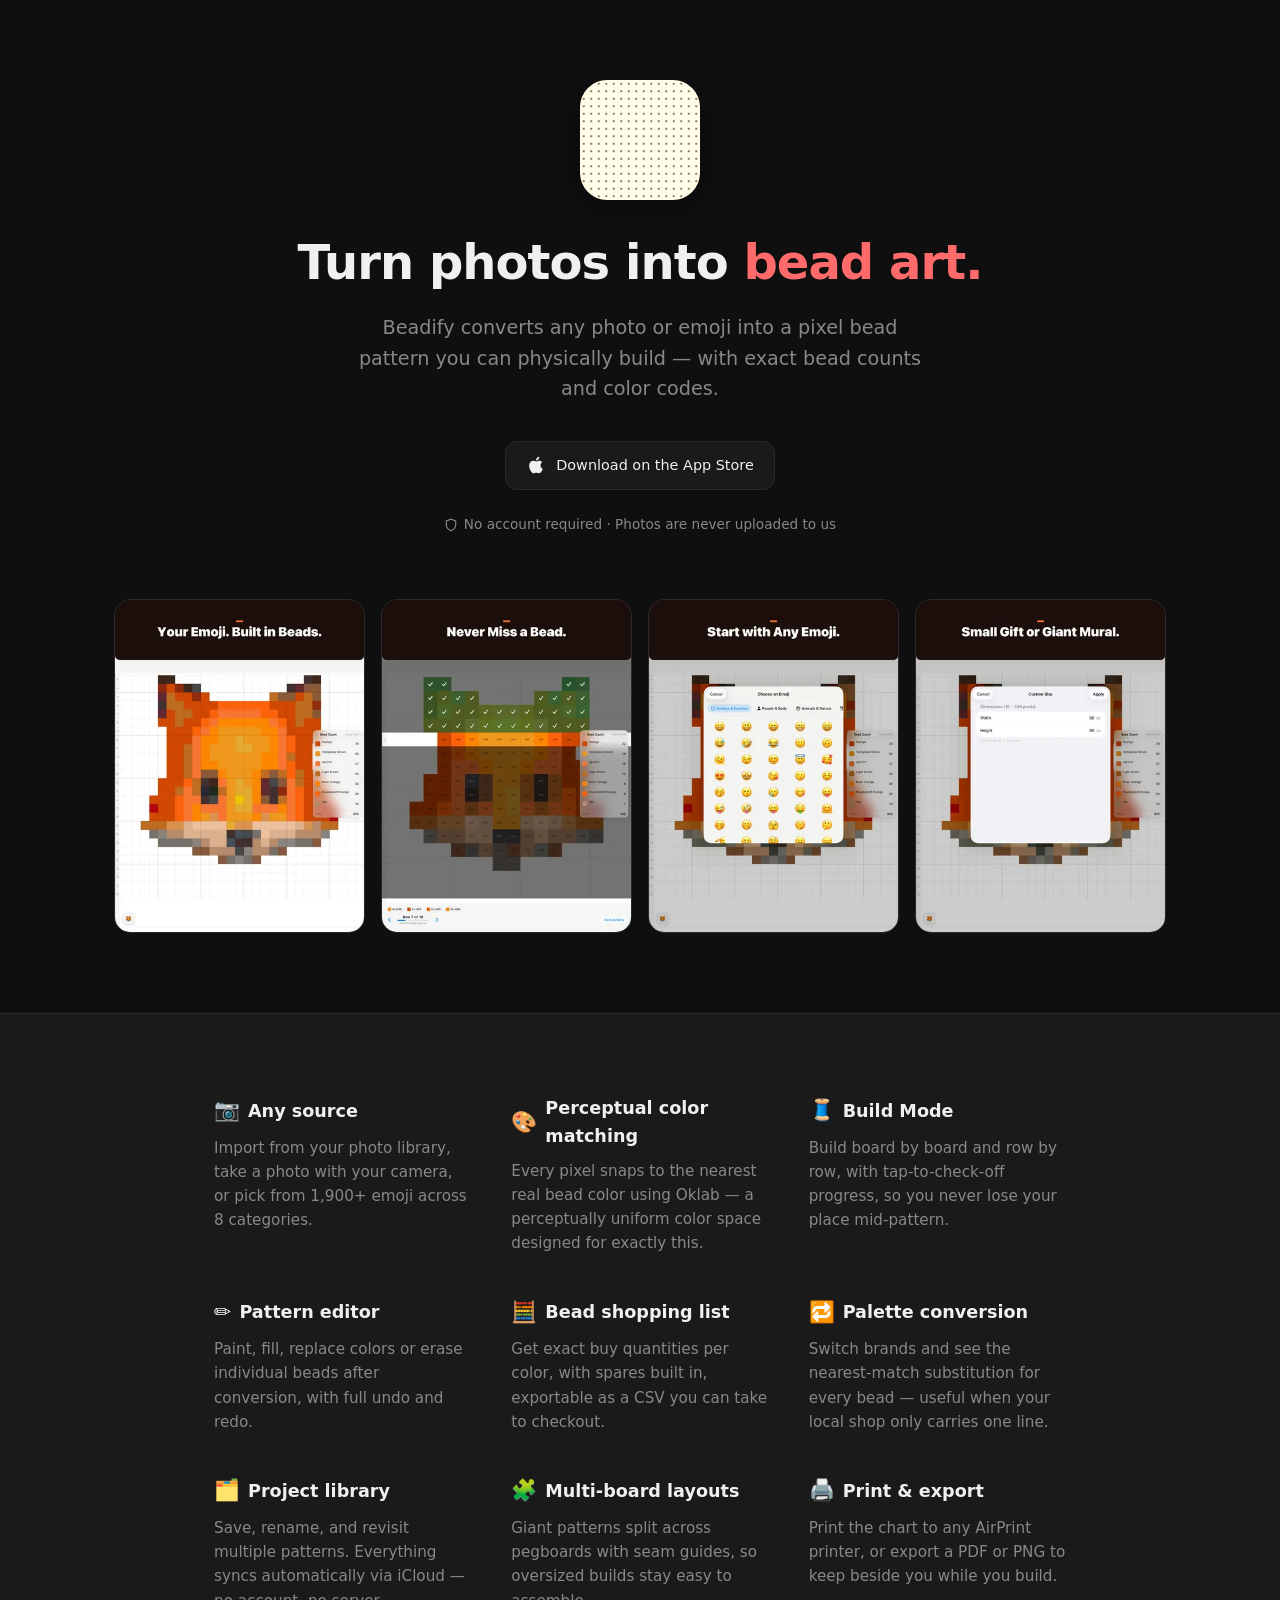
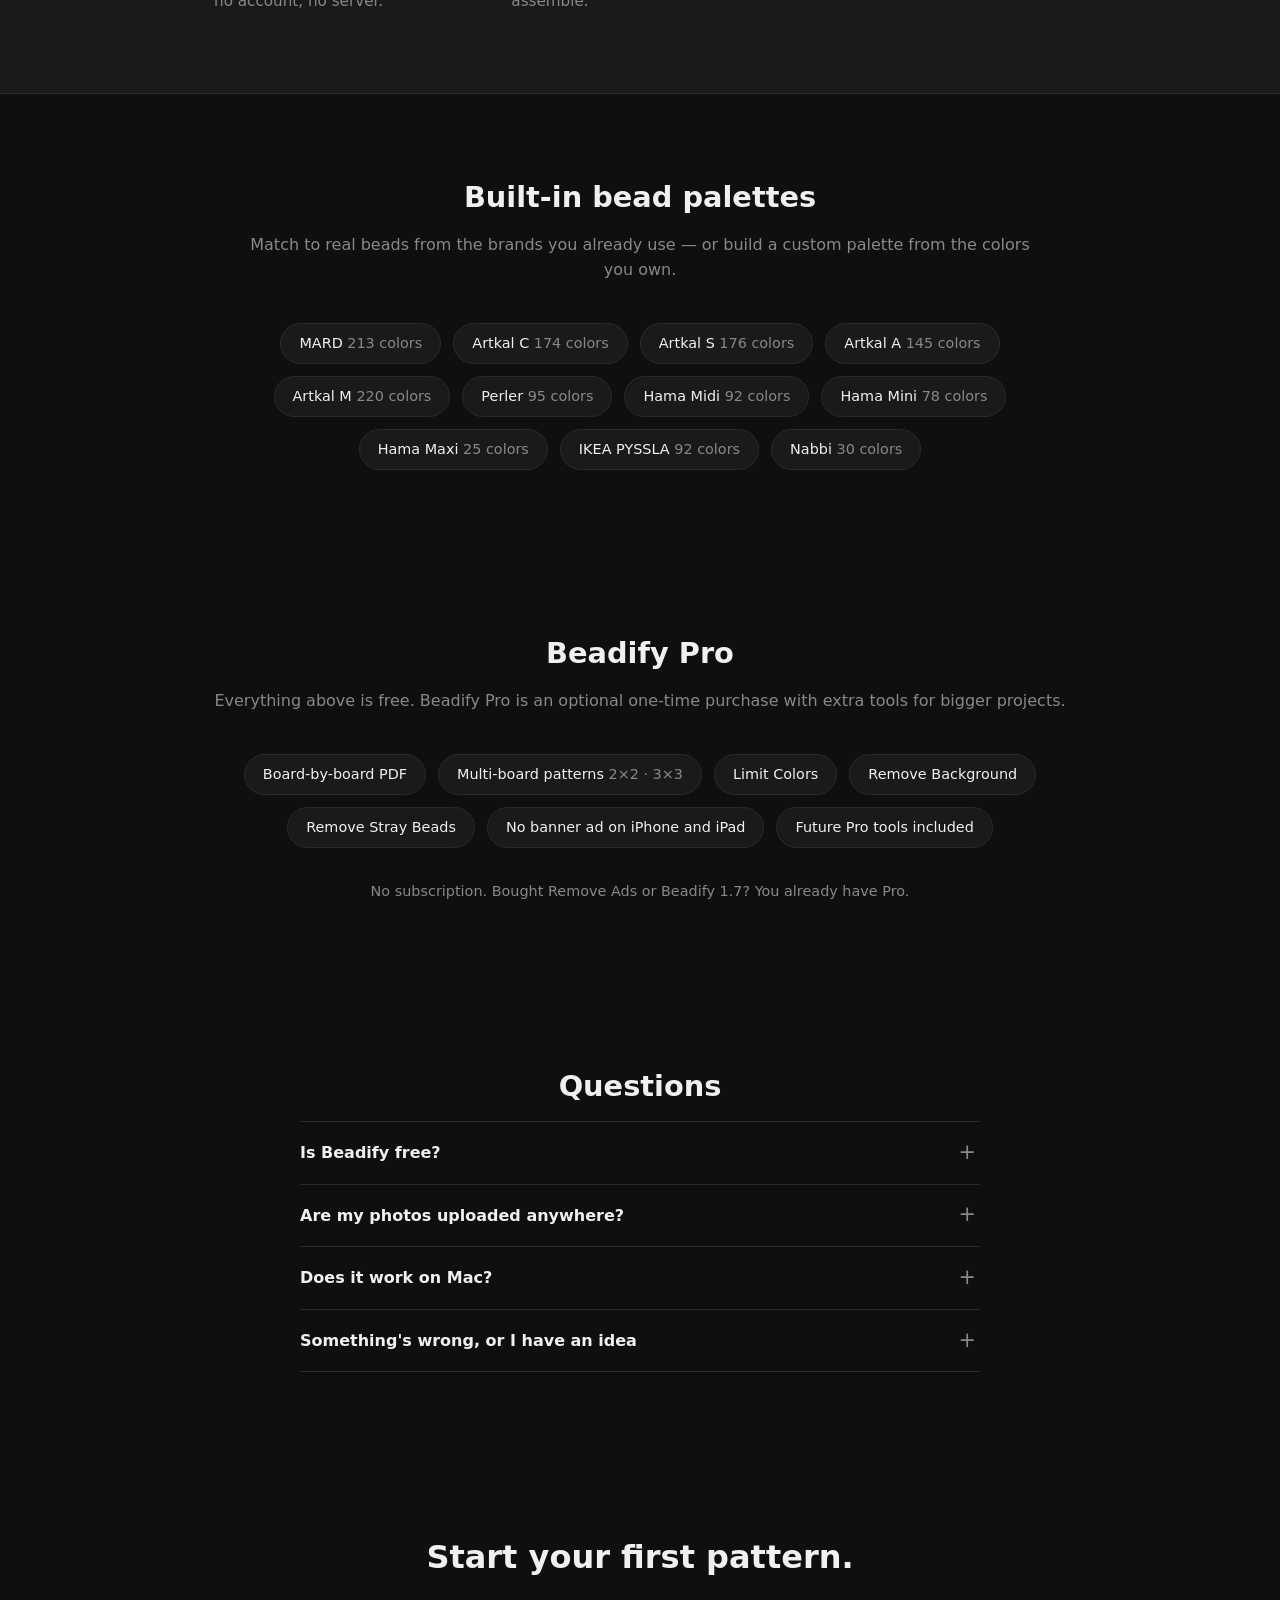
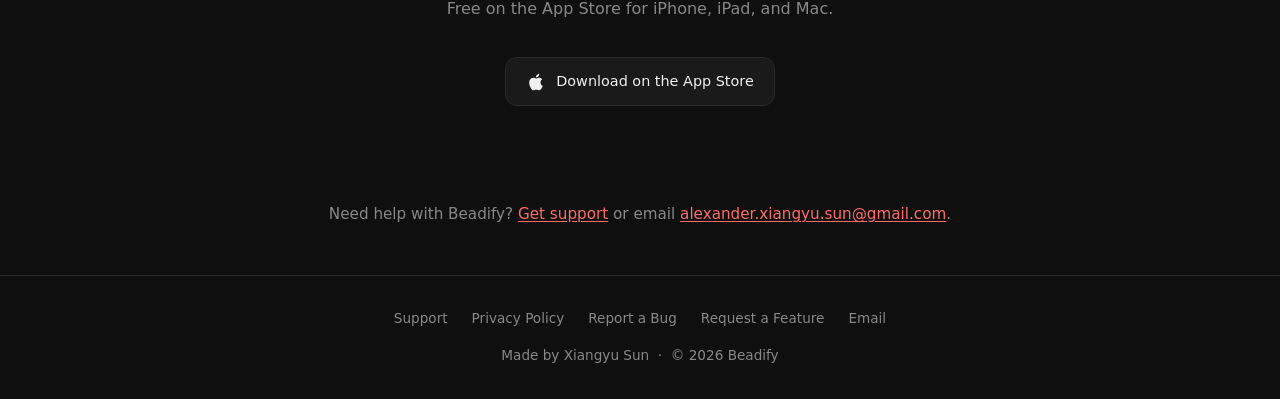
<file: index.html>
<!DOCTYPE html>
<!-- Generated by xiangyu-sun/appsites from apps/beadify/. Edit there, not here. -->
<html lang="en">
<head>
  <meta charset="UTF-8">
  <meta name="viewport" content="width=device-width, initial-scale=1.0">
  <title>Beadify – Pixel Bead Art Maker</title>
  <meta name="description" content="Turn any photo or emoji into a physical bead pattern. Supports Artkal, Perler, Hama, MARD, and more bead palettes, with a shopping list and cross-brand palette conversion built in. Available on iOS and macOS.">
  <link rel="canonical" href="https://xiangyu-sun.github.io/beadify-support/">
  <meta property="og:type" content="website">
  <meta property="og:locale" content="en_US">
  <meta property="og:site_name" content="Beadify">
  <meta property="og:title" content="Beadify – Pixel Bead Art Maker">
  <meta property="og:description" content="Turn any photo or emoji into a physical bead pattern. Supports Artkal, Perler, Hama, MARD, and more bead palettes, with a shopping list and cross-brand palette conversion built in. Available on iOS and macOS.">
  <meta property="og:url" content="https://xiangyu-sun.github.io/beadify-support/">
  <meta property="og:image" content="https://xiangyu-sun.github.io/beadify-support/assets/social-card.jpg">
  <meta property="og:image:width" content="1200">
  <meta property="og:image:height" content="630">
  <meta property="og:image:alt" content="Beadify – Pixel Bead Art Maker">
  <meta name="twitter:card" content="summary_large_image">
  <link rel="icon" href="assets/icon.svg" type="image/svg+xml">
  <link rel="apple-touch-icon" href="assets/icon-512.png">
  <meta name="apple-itunes-app" content="app-id=6762097815">
  <meta name="theme-color" content="#0f0f0f">
  <link rel="stylesheet" href="style.css">
  <style>
:root {
      color-scheme: dark;
      --font: -apple-system, BlinkMacSystemFont, "Segoe UI", system-ui, sans-serif;
      --heading-weight: 700;
      --title-accent: var(--accent);
      --accent: #FF6B6B; --accent2: #4ECDC4; --bg: #0f0f0f; --surface: #1a1a1a; --border: #2a2a2a; --text: #f0f0f0; --muted: #888; --hover: #222; --radius: 16px; --icon-shadow: 0 8px 32px rgba(0,0,0,0.4); --shot-border: 1px solid #2a2a2a; --shot-shadow: none;
    }

  </style>

  <script type="application/ld+json">
{
  "@context": "https://schema.org",
  "@type": "SoftwareApplication",
  "name": "Beadify",
  "alternateName": "Beadify – Pixel Bead Art Maker",
  "applicationCategory": "DesignApplication",
  "operatingSystem": "iOS, iPadOS, macOS",
  "url": "https://xiangyu-sun.github.io/beadify-support/",
  "author": {
    "@type": "Person",
    "name": "Xiangyu Sun"
  },
  "description": "Turn any photo or emoji into a physical bead pattern. Supports Artkal, Perler, Hama, MARD, and more bead palettes, with a shopping list and cross-brand palette conversion built in. Available on iOS and macOS.",
  "downloadUrl": "https://apps.apple.com/app/id6762097815",
  "installUrl": "https://apps.apple.com/app/id6762097815",
  "image": "https://xiangyu-sun.github.io/beadify-support/assets/icon-512.png",
  "screenshot": [
    "https://xiangyu-sun.github.io/beadify-support/assets/screenshots/iPad-01_HeroGrid-800.webp",
    "https://xiangyu-sun.github.io/beadify-support/assets/screenshots/iPad-02_BuildMode-800.webp",
    "https://xiangyu-sun.github.io/beadify-support/assets/screenshots/iPad-03_EmojiPicker-800.webp",
    "https://xiangyu-sun.github.io/beadify-support/assets/screenshots/iPad-04_CustomSize-800.webp"
  ],
  "offers": {
    "@type": "Offer",
    "price": "0",
    "priceCurrency": "USD"
  }
}
  </script>
</head>
<body>
  <a class="skip-link" href="#main">Skip to content</a>

<main id="main">

  <!-- Hero -->
  <section class="hero">
    <img src="assets/icon.svg" alt="" class="app-icon" width="120" height="120">
    <h1>Turn photos into <span class="title-accent">bead art.</span></h1>
    <p>Beadify converts any photo or emoji into a pixel bead pattern you can physically build — with exact bead counts and color codes.</p>

    <div class="badges">
      <a class="badge-btn" href="https://apps.apple.com/app/id6762097815" target="_blank" rel="noopener">
        <svg width="20" height="20" viewBox="0 0 24 24" fill="currentColor" aria-hidden="true"><path d="M18.71 19.5c-.83 1.24-1.71 2.45-3.05 2.47-1.34.03-1.77-.79-3.29-.79-1.53 0-2 .77-3.27.82-1.31.05-2.3-1.32-3.14-2.53C4.25 17 2.94 12.45 4.7 9.39c.87-1.52 2.43-2.48 4.12-2.51 1.28-.02 2.5.87 3.29.87.78 0 2.26-1.07 3.8-.91.65.03 2.47.26 3.64 1.98-.09.06-2.17 1.28-2.15 3.81.03 3.02 2.65 4.03 2.68 4.04-.03.07-.42 1.44-1.38 2.83M13 3.5c.73-.83 1.94-1.46 2.94-1.5.13 1.17-.34 2.35-1.04 3.19-.69.85-1.83 1.51-2.95 1.42-.15-1.15.41-2.35 1.05-3.11z"/></svg>
        Download on the App Store
      </a>

    </div>
    <p class="trust">
      <svg width="14" height="14" viewBox="0 0 24 24" fill="none" stroke="currentColor" stroke-width="2" aria-hidden="true"><path d="M12 22s8-4 8-10V5l-8-3-8 3v7c0 6 8 10 8 10z"/></svg>
      No account required · Photos are never uploaded to us
    </p>
  </section>

  <!-- Screenshots: a grid on wide screens, a swipeable row on phones -->
  <section class="screenshots" aria-label="Screenshots">
    <div class="screenshots-grid" tabindex="0">
      <img src="assets/screenshots/iPad-01_HeroGrid-800.webp" srcset="assets/screenshots/iPad-01_HeroGrid-400.webp 400w, assets/screenshots/iPad-01_HeroGrid-800.webp 800w, assets/screenshots/iPad-01_HeroGrid-1200.webp 1200w" sizes="(min-width: 1100px) 260px, (min-width: 700px) 30vw, 75vw" width="2064" height="2752" alt="Bead pattern grid view" decoding="async">
      <img src="assets/screenshots/iPad-02_BuildMode-800.webp" srcset="assets/screenshots/iPad-02_BuildMode-400.webp 400w, assets/screenshots/iPad-02_BuildMode-800.webp 800w, assets/screenshots/iPad-02_BuildMode-1200.webp 1200w" sizes="(min-width: 1100px) 260px, (min-width: 700px) 30vw, 75vw" width="2064" height="2752" alt="Build mode with bead codes" loading="lazy" decoding="async">
      <img src="assets/screenshots/iPad-03_EmojiPicker-800.webp" srcset="assets/screenshots/iPad-03_EmojiPicker-400.webp 400w, assets/screenshots/iPad-03_EmojiPicker-800.webp 800w, assets/screenshots/iPad-03_EmojiPicker-1200.webp 1200w" sizes="(min-width: 1100px) 260px, (min-width: 700px) 30vw, 75vw" width="2064" height="2752" alt="Emoji picker" loading="lazy" decoding="async">
      <img src="assets/screenshots/iPad-04_CustomSize-800.webp" srcset="assets/screenshots/iPad-04_CustomSize-400.webp 400w, assets/screenshots/iPad-04_CustomSize-800.webp 800w, assets/screenshots/iPad-04_CustomSize-1200.webp 1200w" sizes="(min-width: 1100px) 260px, (min-width: 700px) 30vw, 75vw" width="2064" height="2752" alt="Custom grid size" loading="lazy" decoding="async">
    </div>
  </section>

  <section class="band">
    <div class="grid cols-3">
      <h2 class="visually-hidden">Features</h2>
      <div class="feature">
        <h3><span class="icon" aria-hidden="true">📷</span> Any source</h3>
        <p>Import from your photo library, take a photo with your camera, or pick from 1,900+ emoji across 8 categories.</p>
      </div>
      <div class="feature">
        <h3><span class="icon" aria-hidden="true">🎨</span> Perceptual color matching</h3>
        <p>Every pixel snaps to the nearest real bead color using Oklab — a perceptually uniform color space designed for exactly this.</p>
      </div>
      <div class="feature">
        <h3><span class="icon" aria-hidden="true">🧵</span> Build Mode</h3>
        <p>Build board by board and row by row, with tap-to-check-off progress, so you never lose your place mid-pattern.</p>
      </div>
      <div class="feature">
        <h3><span class="icon" aria-hidden="true">✏️</span> Pattern editor</h3>
        <p>Paint, fill, replace colors or erase individual beads after conversion, with full undo and redo.</p>
      </div>
      <div class="feature">
        <h3><span class="icon" aria-hidden="true">🧮</span> Bead shopping list</h3>
        <p>Get exact buy quantities per color, with spares built in, exportable as a CSV you can take to checkout.</p>
      </div>
      <div class="feature">
        <h3><span class="icon" aria-hidden="true">🔁</span> Palette conversion</h3>
        <p>Switch brands and see the nearest-match substitution for every bead — useful when your local shop only carries one line.</p>
      </div>
      <div class="feature">
        <h3><span class="icon" aria-hidden="true">🗂️</span> Project library</h3>
        <p>Save, rename, and revisit multiple patterns. Everything syncs automatically via iCloud — no account, no server.</p>
      </div>
      <div class="feature">
        <h3><span class="icon" aria-hidden="true">🧩</span> Multi-board layouts</h3>
        <p>Giant patterns split across pegboards with seam guides, so oversized builds stay easy to assemble.</p>
      </div>
      <div class="feature">
        <h3><span class="icon" aria-hidden="true">🖨️</span> Print &amp; export</h3>
        <p>Print the chart to any AirPrint printer, or export a PDF or PNG to keep beside you while you build.</p>
      </div>
    </div>
  </section>

  <section class="section">
    <h2>Built-in bead palettes</h2>
    <p>Match to real beads from the brands you already use — or build a custom palette from the colors you own.</p>
    <ul class="chip-list">
      <li class="chip">MARD <span>213 colors</span></li>
      <li class="chip">Artkal C <span>174 colors</span></li>
      <li class="chip">Artkal S <span>176 colors</span></li>
      <li class="chip">Artkal A <span>145 colors</span></li>
      <li class="chip">Artkal M <span>220 colors</span></li>
      <li class="chip">Perler <span>95 colors</span></li>
      <li class="chip">Hama Midi <span>92 colors</span></li>
      <li class="chip">Hama Mini <span>78 colors</span></li>
      <li class="chip">Hama Maxi <span>25 colors</span></li>
      <li class="chip">IKEA PYSSLA <span>92 colors</span></li>
      <li class="chip">Nabbi <span>30 colors</span></li>
    </ul>
  </section>

  <section class="section">
    <h2>Beadify Pro</h2>
    <p>Everything above is free. Beadify Pro is an optional one-time purchase with extra tools for bigger projects.</p>
    <ul class="chip-list">
      <li class="chip">Board-by-board PDF</li>
      <li class="chip">Multi-board patterns <span>2×2 · 3×3</span></li>
      <li class="chip">Limit Colors</li>
      <li class="chip">Remove Background</li>
      <li class="chip">Remove Stray Beads</li>
      <li class="chip">No banner ad on iPhone and iPad</li>
      <li class="chip">Future Pro tools included</li>
    </ul>
    <p class="after">No subscription. Bought Remove Ads or Beadify 1.7? You already have Pro.</p>
  </section>

  <section class="section faq">
    <h2>Questions</h2>
    <div class="faq-list">
      <details>
        <summary>Is Beadify free?</summary>
        <div><p>Yes. Every feature on this page is free, apart from the ones listed under Beadify Pro. Pro is a one-time purchase, not a subscription, and turns off the banner ad on iPhone and iPad.</p></div>
      </details>
      <details>
        <summary>Are my photos uploaded anywhere?</summary>
        <div><p>Not to us or anyone else. Photos are turned into patterns on your device. Each pattern keeps a copy of the photo it was made from, and patterns sync through your own private iCloud account if you're signed in. There's no Beadify account. See the <a href="privacy.html">privacy policy</a>.</p></div>
      </details>
      <details>
        <summary>Does it work on Mac?</summary>
        <div><p>Yes. Beadify runs on iPhone, iPad and Mac, and your patterns follow you through iCloud.</p></div>
      </details>
      <details>
        <summary>Something&#39;s wrong, or I have an idea</summary>
        <div><p><a href="support.html">Beadify Support</a> answers common questions and has every way to reach me.</p></div>
      </details>
    </div>
  </section>

  <!-- CTA -->
  <section class="cta">
    <h2>Start your first pattern.</h2>
    <p>Free on the App Store for iPhone, iPad, and Mac.</p>
    <div class="badges">
      <a class="badge-btn" href="https://apps.apple.com/app/id6762097815" target="_blank" rel="noopener">
        <svg width="20" height="20" viewBox="0 0 24 24" fill="currentColor" aria-hidden="true"><path d="M18.71 19.5c-.83 1.24-1.71 2.45-3.05 2.47-1.34.03-1.77-.79-3.29-.79-1.53 0-2 .77-3.27.82-1.31.05-2.3-1.32-3.14-2.53C4.25 17 2.94 12.45 4.7 9.39c.87-1.52 2.43-2.48 4.12-2.51 1.28-.02 2.5.87 3.29.87.78 0 2.26-1.07 3.8-.91.65.03 2.47.26 3.64 1.98-.09.06-2.17 1.28-2.15 3.81.03 3.02 2.65 4.03 2.68 4.04-.03.07-.42 1.44-1.38 2.83M13 3.5c.73-.83 1.94-1.46 2.94-1.5.13 1.17-.34 2.35-1.04 3.19-.69.85-1.83 1.51-2.95 1.42-.15-1.15.41-2.35 1.05-3.11z"/></svg>
        Download on the App Store
      </a>

    </div>
  </section>

  <!-- Help -->
  <section class="help-strip">
    <p>Need help with Beadify? <a href="https://xiangyu-sun.github.io/beadify-support/support.html">Get support</a> or email <a href="mailto:alexander.xiangyu.sun@gmail.com?subject=Beadify%20support&amp;body=Hi%2C%0A%0A%0A%E2%80%94%0ADevice%3A%20%0AOS%20version%3A%20%0ABeadify%20version%3A%20">alexander.xiangyu.sun@gmail.com</a>.</p>
  </section>

</main>

  <!-- Footer -->
  <footer>

    <nav class="footer-links" aria-label="Footer">
      <a href="https://xiangyu-sun.github.io/beadify-support/support.html">Support</a>
      <a href="privacy.html">Privacy Policy</a>
      <a href="https://github.com/xiangyu-sun/beadify-support/issues/new?template=bug_report.yml">Report a Bug</a>
      <a href="https://github.com/xiangyu-sun/beadify-support/issues/new?template=feature_request.yml">Request a Feature</a>
      <a href="mailto:alexander.xiangyu.sun@gmail.com?subject=Beadify%20support&amp;body=Hi%2C%0A%0A%0A%E2%80%94%0ADevice%3A%20%0AOS%20version%3A%20%0ABeadify%20version%3A%20">Email</a>

    </nav>
    <p>Made by Xiangyu Sun &nbsp;·&nbsp; © 2026 Beadify</p>
  </footer>

</body>
</html>
</file>
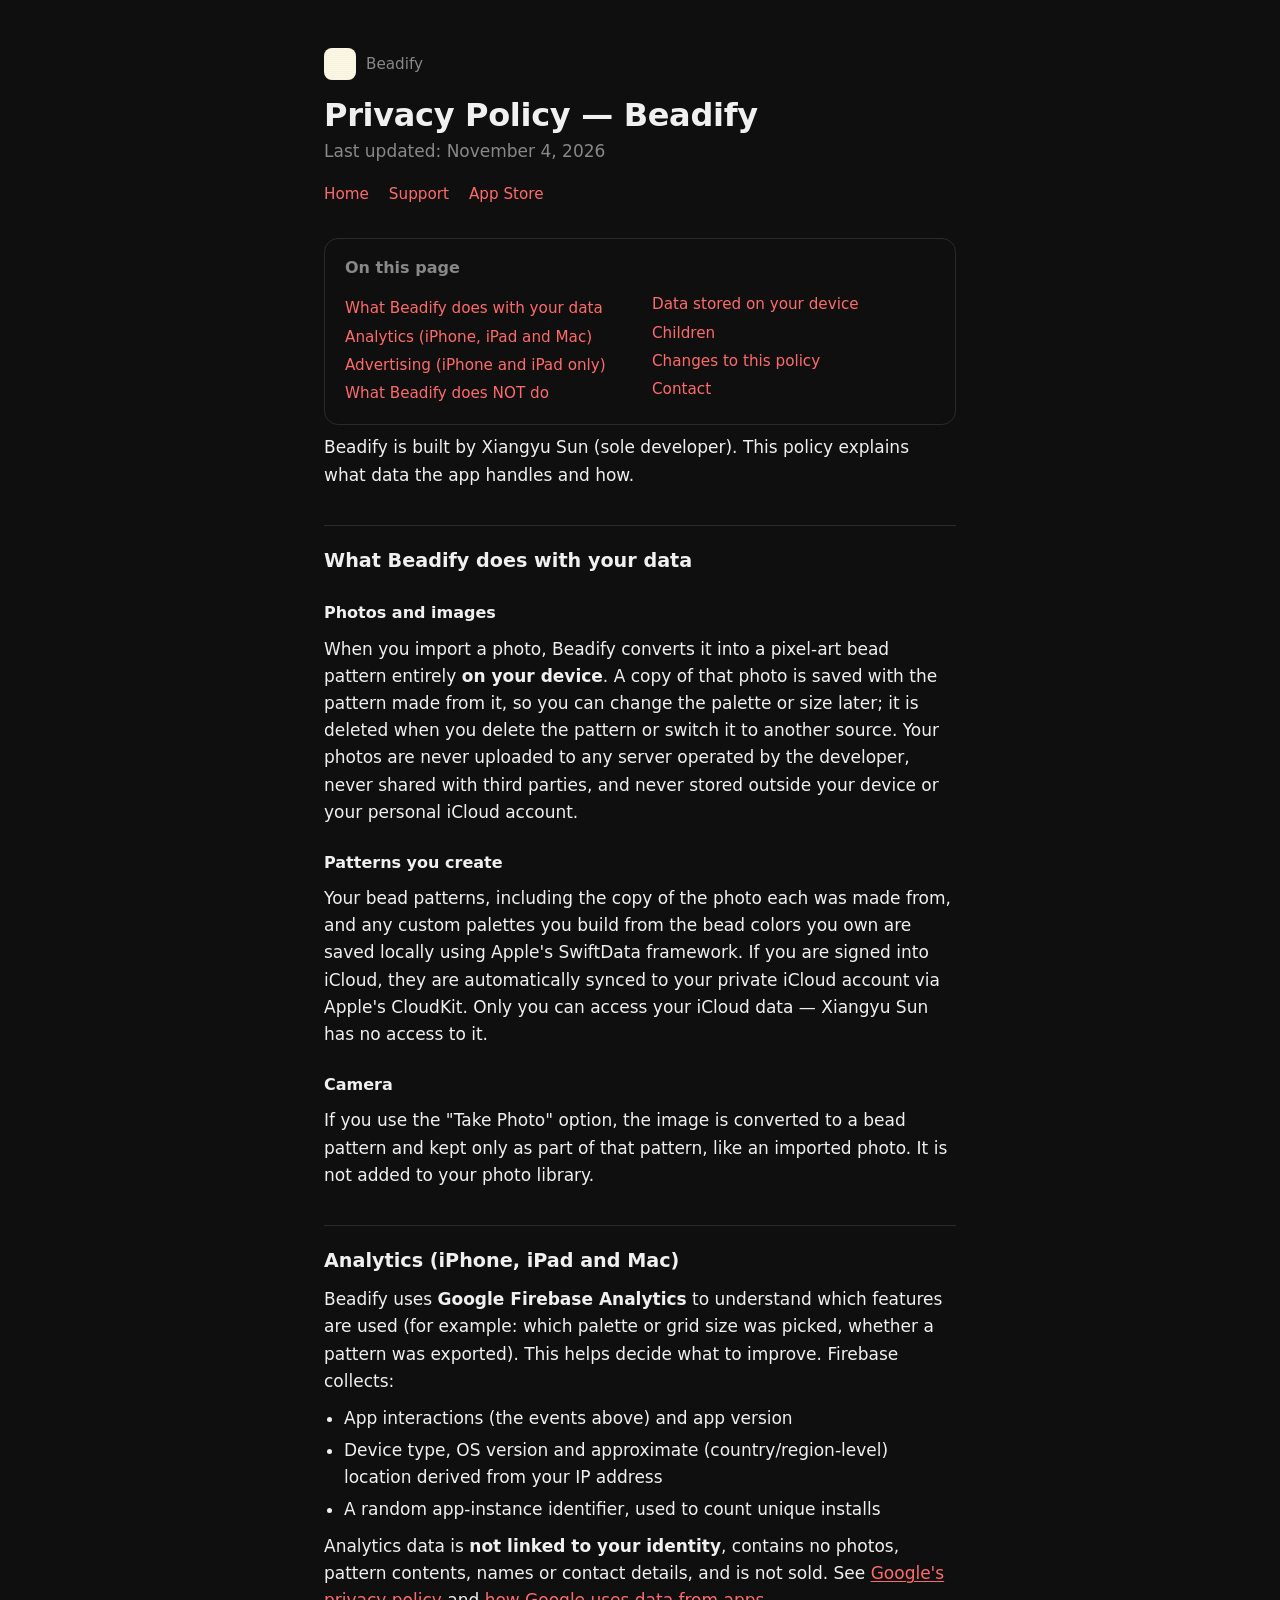
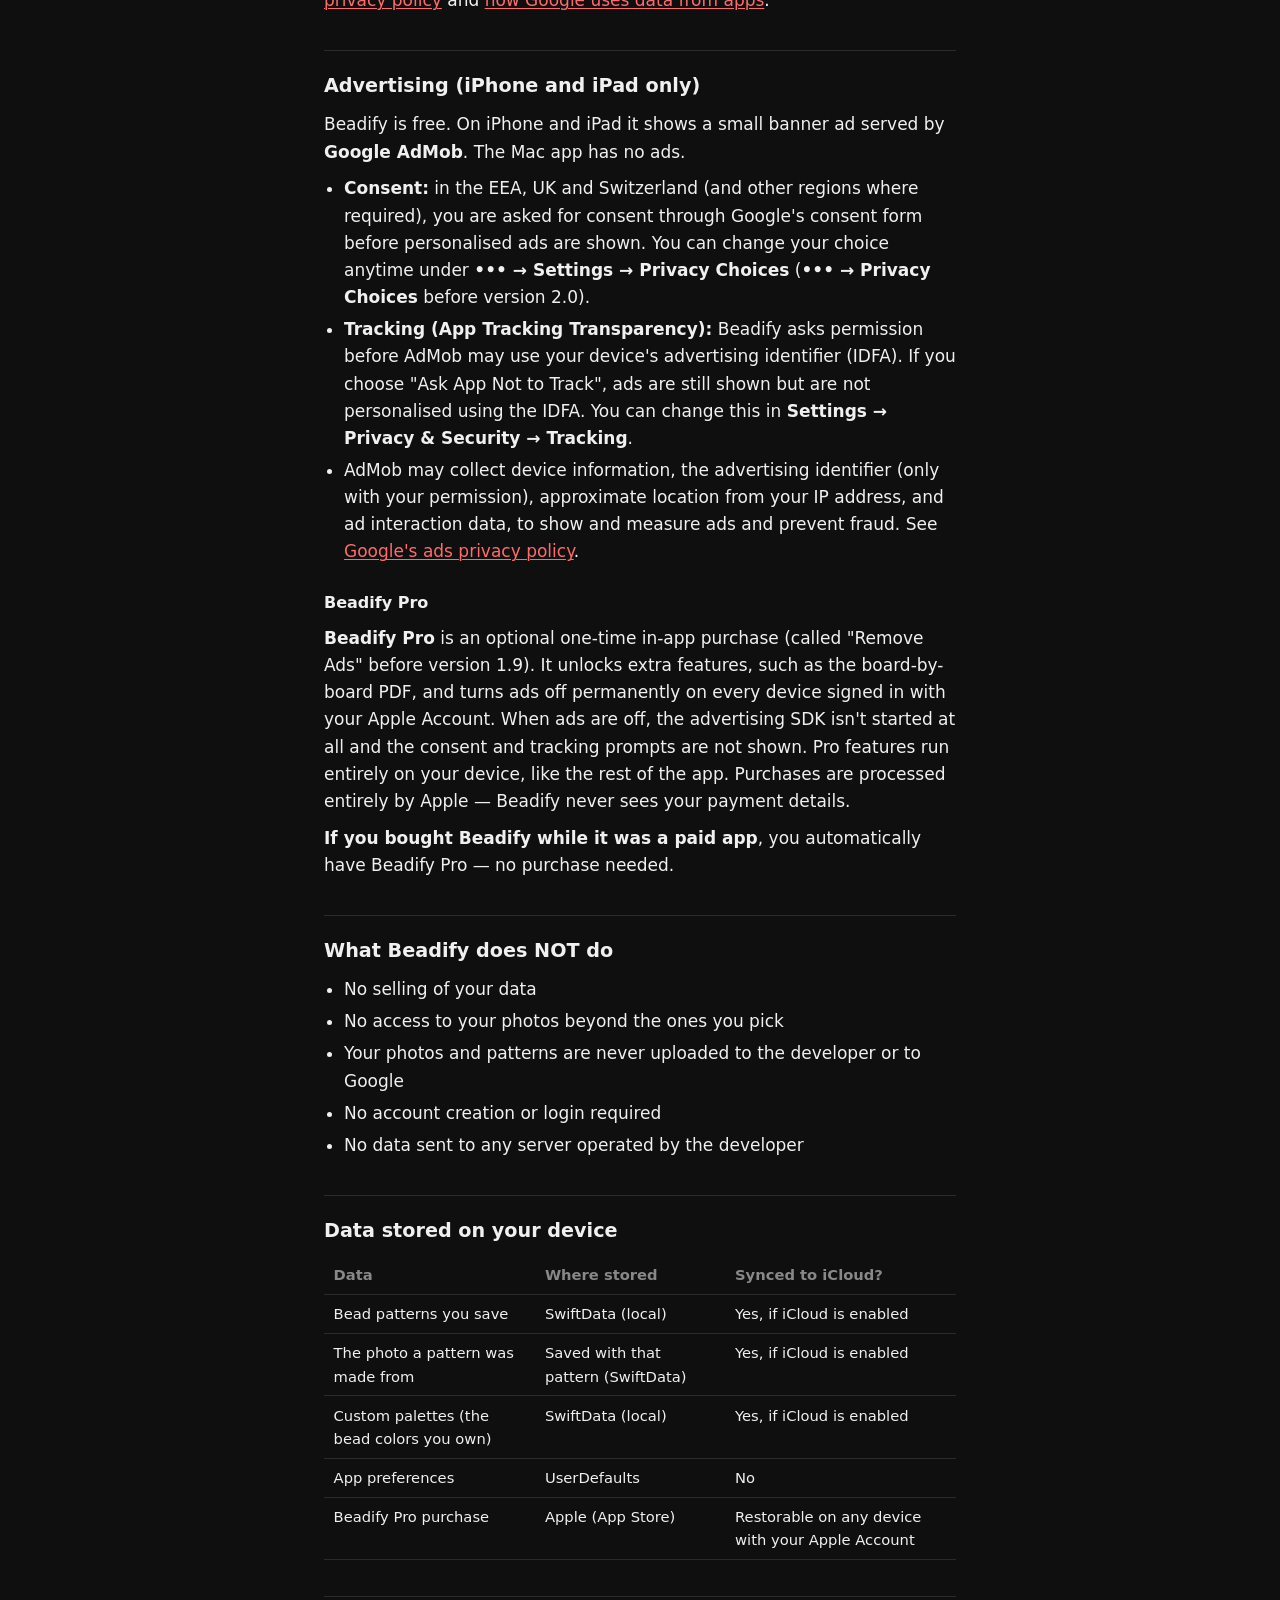
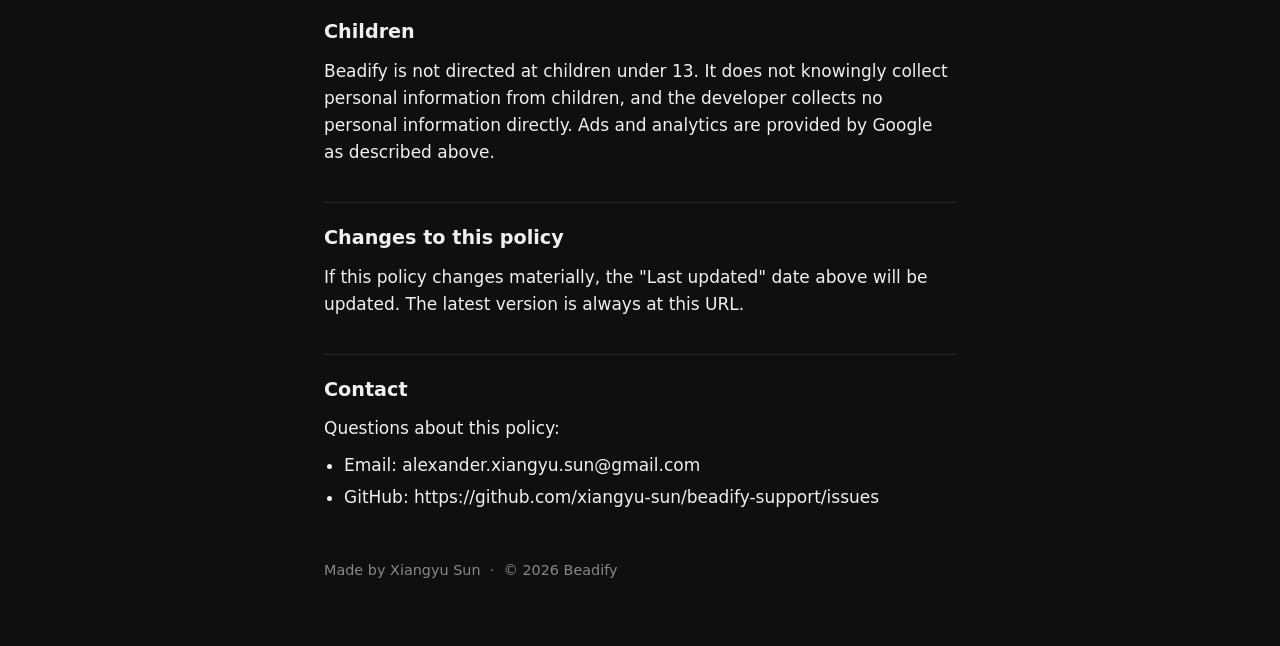
<file: privacy.html>
<!DOCTYPE html>
<!-- Generated by xiangyu-sun/appsites from apps/beadify/. Edit there, not here. -->
<html lang="en">
<head>
  <meta charset="UTF-8">
  <meta name="viewport" content="width=device-width, initial-scale=1.0">
  <title>Privacy Policy — Beadify</title>
  <meta name="description" content="What Beadify does and doesn’t do with your data.">
  <link rel="canonical" href="https://xiangyu-sun.github.io/beadify-support/privacy.html">
  <meta property="og:type" content="website">
  <meta property="og:locale" content="en_US">
  <meta property="og:site_name" content="Beadify">
  <meta property="og:title" content="Privacy Policy — Beadify">
  <meta property="og:description" content="What Beadify does and doesn’t do with your data.">
  <meta property="og:url" content="https://xiangyu-sun.github.io/beadify-support/privacy.html">
  <meta property="og:image" content="https://xiangyu-sun.github.io/beadify-support/assets/social-card.jpg">
  <meta property="og:image:width" content="1200">
  <meta property="og:image:height" content="630">
  <meta property="og:image:alt" content="Beadify – Pixel Bead Art Maker">
  <meta name="twitter:card" content="summary_large_image">
  <link rel="icon" href="assets/icon.svg" type="image/svg+xml">
  <link rel="apple-touch-icon" href="assets/icon-512.png">
  <meta name="apple-itunes-app" content="app-id=6762097815">
  <meta name="theme-color" content="#0f0f0f">
  <link rel="stylesheet" href="style.css">
  <style>
:root {
      color-scheme: dark;
      --font: -apple-system, BlinkMacSystemFont, "Segoe UI", system-ui, sans-serif;
      --heading-weight: 700;
      --title-accent: var(--accent);
      --accent: #FF6B6B; --accent2: #4ECDC4; --bg: #0f0f0f; --surface: #1a1a1a; --border: #2a2a2a; --text: #f0f0f0; --muted: #888; --hover: #222; --radius: 16px; --icon-shadow: 0 8px 32px rgba(0,0,0,0.4); --shot-border: 1px solid #2a2a2a; --shot-shadow: none;
    }

  </style>

</head>
<body>
  <a class="skip-link" href="#main">Skip to content</a>

<div class="doc">
<header>
  <a class="doc-app" href="index.html"><img src="assets/icon.svg" alt="" width="32" height="32">Beadify</a>
  <h1>Privacy Policy — Beadify</h1>
  <p>Last updated: November 4, 2026</p>
  <nav aria-label="Beadify">
    <a href="index.html">Home</a>
    <a href="support.html">Support</a>
    <a href="https://apps.apple.com/app/id6762097815">App Store</a>
  </nav>
</header>

<main id="main">

<nav class="toc" aria-labelledby="toc-title">
  <h2 id="toc-title">On this page</h2>
  <ul>
    <li><a href="#what-beadify-does-with-your-data">What Beadify does with your data</a></li>
    <li><a href="#analytics-iphone-ipad-and-mac">Analytics (iPhone, iPad and Mac)</a></li>
    <li><a href="#advertising-iphone-and-ipad-only">Advertising (iPhone and iPad only)</a></li>
    <li><a href="#what-beadify-does-not-do">What Beadify does NOT do</a></li>
    <li><a href="#data-stored-on-your-device">Data stored on your device</a></li>
    <li><a href="#children">Children</a></li>
    <li><a href="#changes-to-this-policy">Changes to this policy</a></li>
    <li><a href="#contact">Contact</a></li>
  </ul>
</nav>

<p>Beadify is built by Xiangyu Sun (sole developer). This policy explains what data the app handles and how.</p>
<hr />
<h2 id="what-beadify-does-with-your-data">What Beadify does with your data</h2>
<h3 id="photos-and-images">Photos and images</h3>
<p>When you import a photo, Beadify converts it into a pixel-art bead pattern entirely <strong>on your device</strong>. A copy of that photo is saved with the pattern made from it, so you can change the palette or size later; it is deleted when you delete the pattern or switch it to another source. Your photos are never uploaded to any server operated by the developer, never shared with third parties, and never stored outside your device or your personal iCloud account.</p>
<h3 id="patterns-you-create">Patterns you create</h3>
<p>Your bead patterns, including the copy of the photo each was made from, and any custom palettes you build from the bead colors you own are saved locally using Apple's SwiftData framework. If you are signed into iCloud, they are automatically synced to your private iCloud account via Apple's CloudKit. Only you can access your iCloud data — Xiangyu Sun has no access to it.</p>
<h3 id="camera">Camera</h3>
<p>If you use the "Take Photo" option, the image is converted to a bead pattern and kept only as part of that pattern, like an imported photo. It is not added to your photo library.</p>
<hr />
<h2 id="analytics-iphone-ipad-and-mac">Analytics (iPhone, iPad and Mac)</h2>
<p>Beadify uses <strong>Google Firebase Analytics</strong> to understand which features are used (for example: which palette or grid size was picked, whether a pattern was exported). This helps decide what to improve. Firebase collects:</p>
<ul>
<li>App interactions (the events above) and app version</li>
<li>Device type, OS version and approximate (country/region-level) location derived from your IP address</li>
<li>A random app-instance identifier, used to count unique installs</li>
</ul>
<p>Analytics data is <strong>not linked to your identity</strong>, contains no photos, pattern contents, names or contact details, and is not sold. See <a href="https://policies.google.com/privacy">Google's privacy policy</a> and <a href="https://policies.google.com/technologies/partner-sites">how Google uses data from apps</a>.</p>
<h2 id="advertising-iphone-and-ipad-only">Advertising (iPhone and iPad only)</h2>
<p>Beadify is free. On iPhone and iPad it shows a small banner ad served by <strong>Google AdMob</strong>. The Mac app has no ads.</p>
<ul>
<li><strong>Consent:</strong> in the EEA, UK and Switzerland (and other regions where required), you are asked for consent through Google's consent form before personalised ads are shown. You can change your choice anytime under <strong>••• → Settings → Privacy Choices</strong> (<strong>••• → Privacy Choices</strong> before version 2.0).</li>
<li><strong>Tracking (App Tracking Transparency):</strong> Beadify asks permission before AdMob may use your device's advertising identifier (IDFA). If you choose "Ask App Not to Track", ads are still shown but are not personalised using the IDFA. You can change this in <strong>Settings → Privacy &amp; Security → Tracking</strong>.</li>
<li>AdMob may collect device information, the advertising identifier (only with your permission), approximate location from your IP address, and ad interaction data, to show and measure ads and prevent fraud. See <a href="https://policies.google.com/technologies/ads">Google's ads privacy policy</a>.</li>
</ul>
<h3 id="beadify-pro">Beadify Pro</h3>
<p><strong>Beadify Pro</strong> is an optional one-time in-app purchase (called "Remove Ads" before version 1.9). It unlocks extra features, such as the board-by-board PDF, and turns ads off permanently on every device signed in with your Apple Account. When ads are off, the advertising SDK isn't started at all and the consent and tracking prompts are not shown. Pro features run entirely on your device, like the rest of the app. Purchases are processed entirely by Apple — Beadify never sees your payment details.</p>
<p><strong>If you bought Beadify while it was a paid app</strong>, you automatically have Beadify Pro — no purchase needed.</p>
<hr />
<h2 id="what-beadify-does-not-do">What Beadify does NOT do</h2>
<ul>
<li>No selling of your data</li>
<li>No access to your photos beyond the ones you pick</li>
<li>Your photos and patterns are never uploaded to the developer or to Google</li>
<li>No account creation or login required</li>
<li>No data sent to any server operated by the developer</li>
</ul>
<hr />
<h2 id="data-stored-on-your-device">Data stored on your device</h2>
<table>
<thead>
<tr>
<th>Data</th>
<th>Where stored</th>
<th>Synced to iCloud?</th>
</tr>
</thead>
<tbody>
<tr>
<td>Bead patterns you save</td>
<td>SwiftData (local)</td>
<td>Yes, if iCloud is enabled</td>
</tr>
<tr>
<td>The photo a pattern was made from</td>
<td>Saved with that pattern (SwiftData)</td>
<td>Yes, if iCloud is enabled</td>
</tr>
<tr>
<td>Custom palettes (the bead colors you own)</td>
<td>SwiftData (local)</td>
<td>Yes, if iCloud is enabled</td>
</tr>
<tr>
<td>App preferences</td>
<td>UserDefaults</td>
<td>No</td>
</tr>
<tr>
<td>Beadify Pro purchase</td>
<td>Apple (App Store)</td>
<td>Restorable on any device with your Apple Account</td>
</tr>
</tbody>
</table>
<hr />
<h2 id="children">Children</h2>
<p>Beadify is not directed at children under 13. It does not knowingly collect personal information from children, and the developer collects no personal information directly. Ads and analytics are provided by Google as described above.</p>
<hr />
<h2 id="changes-to-this-policy">Changes to this policy</h2>
<p>If this policy changes materially, the "Last updated" date above will be updated. The latest version is always at this URL.</p>
<hr />
<h2 id="contact">Contact</h2>
<p>Questions about this policy:</p>
<ul>
<li>Email: alexander.xiangyu.sun@gmail.com</li>
<li>GitHub: https://github.com/xiangyu-sun/beadify-support/issues</li>
</ul>
</main>
<footer>Made by Xiangyu Sun &nbsp;·&nbsp; © 2026 Beadify</footer>
</div>
</body>
</html>
</file>
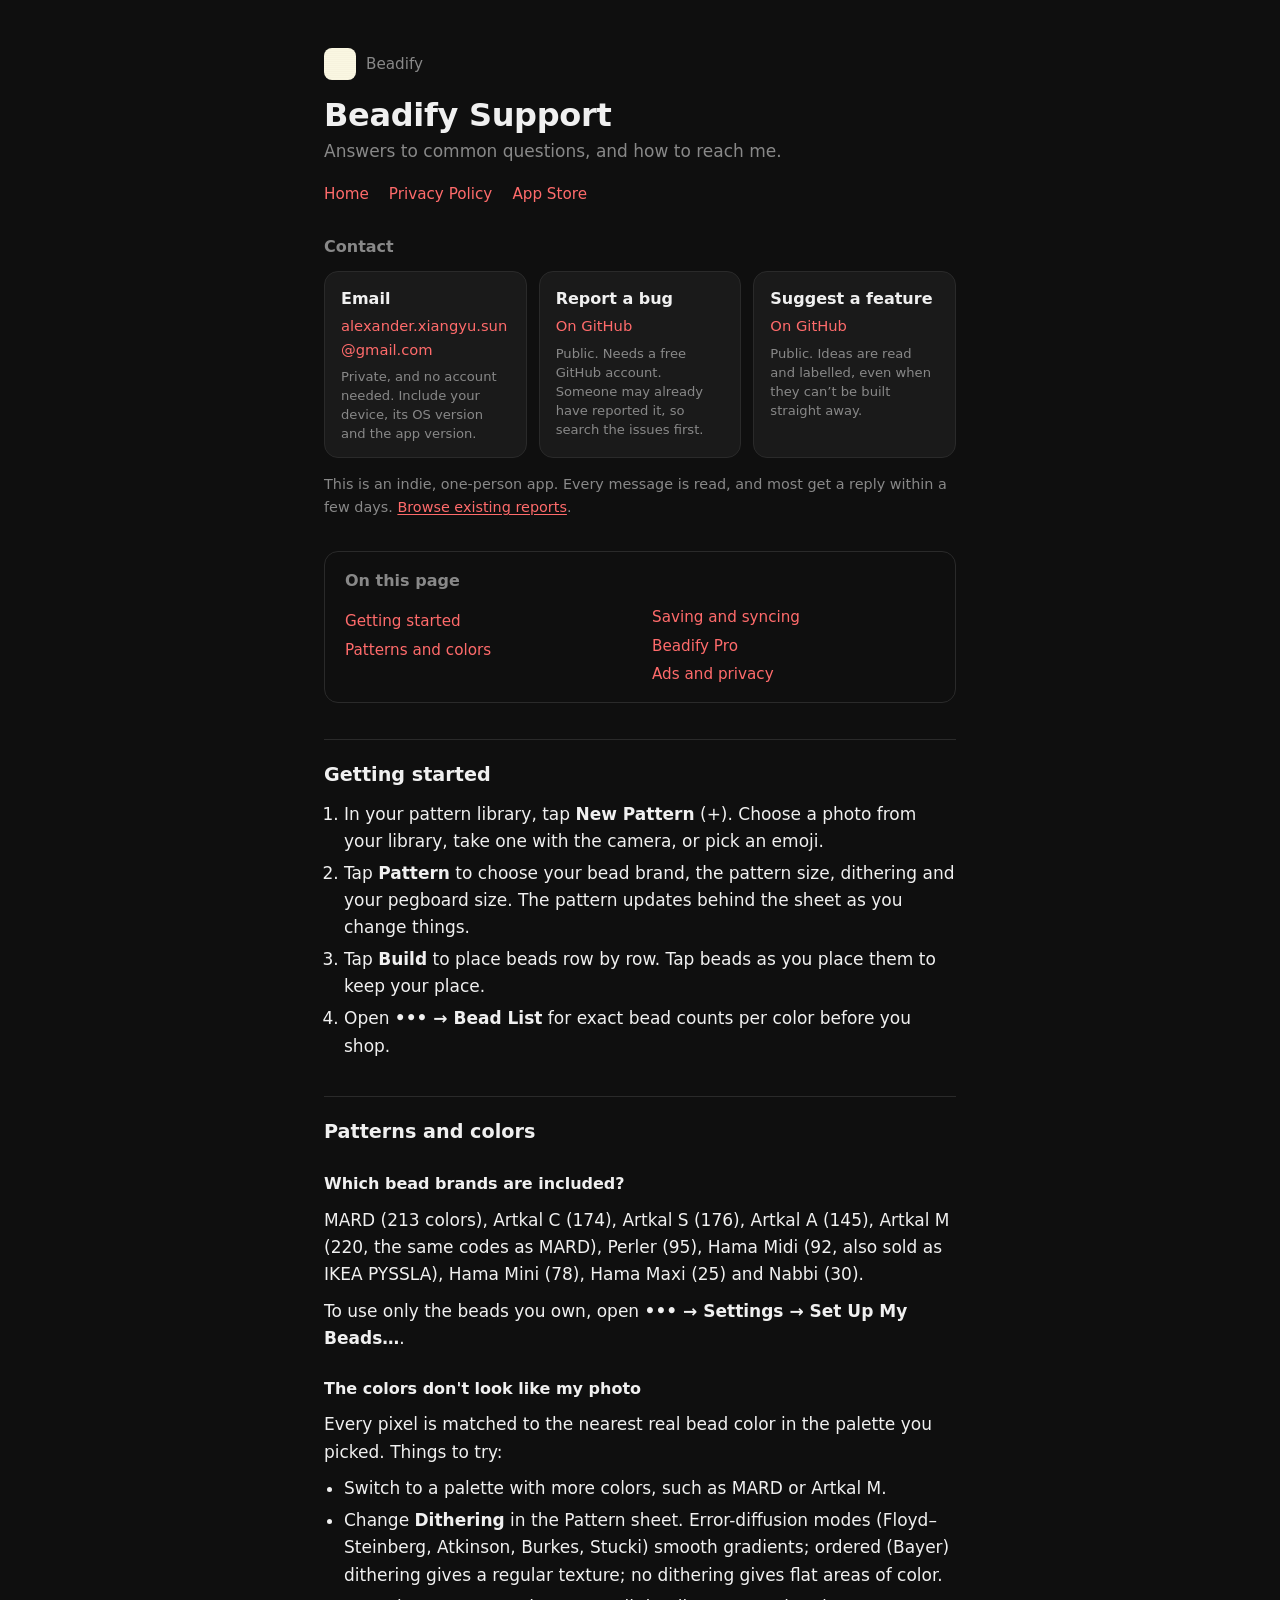
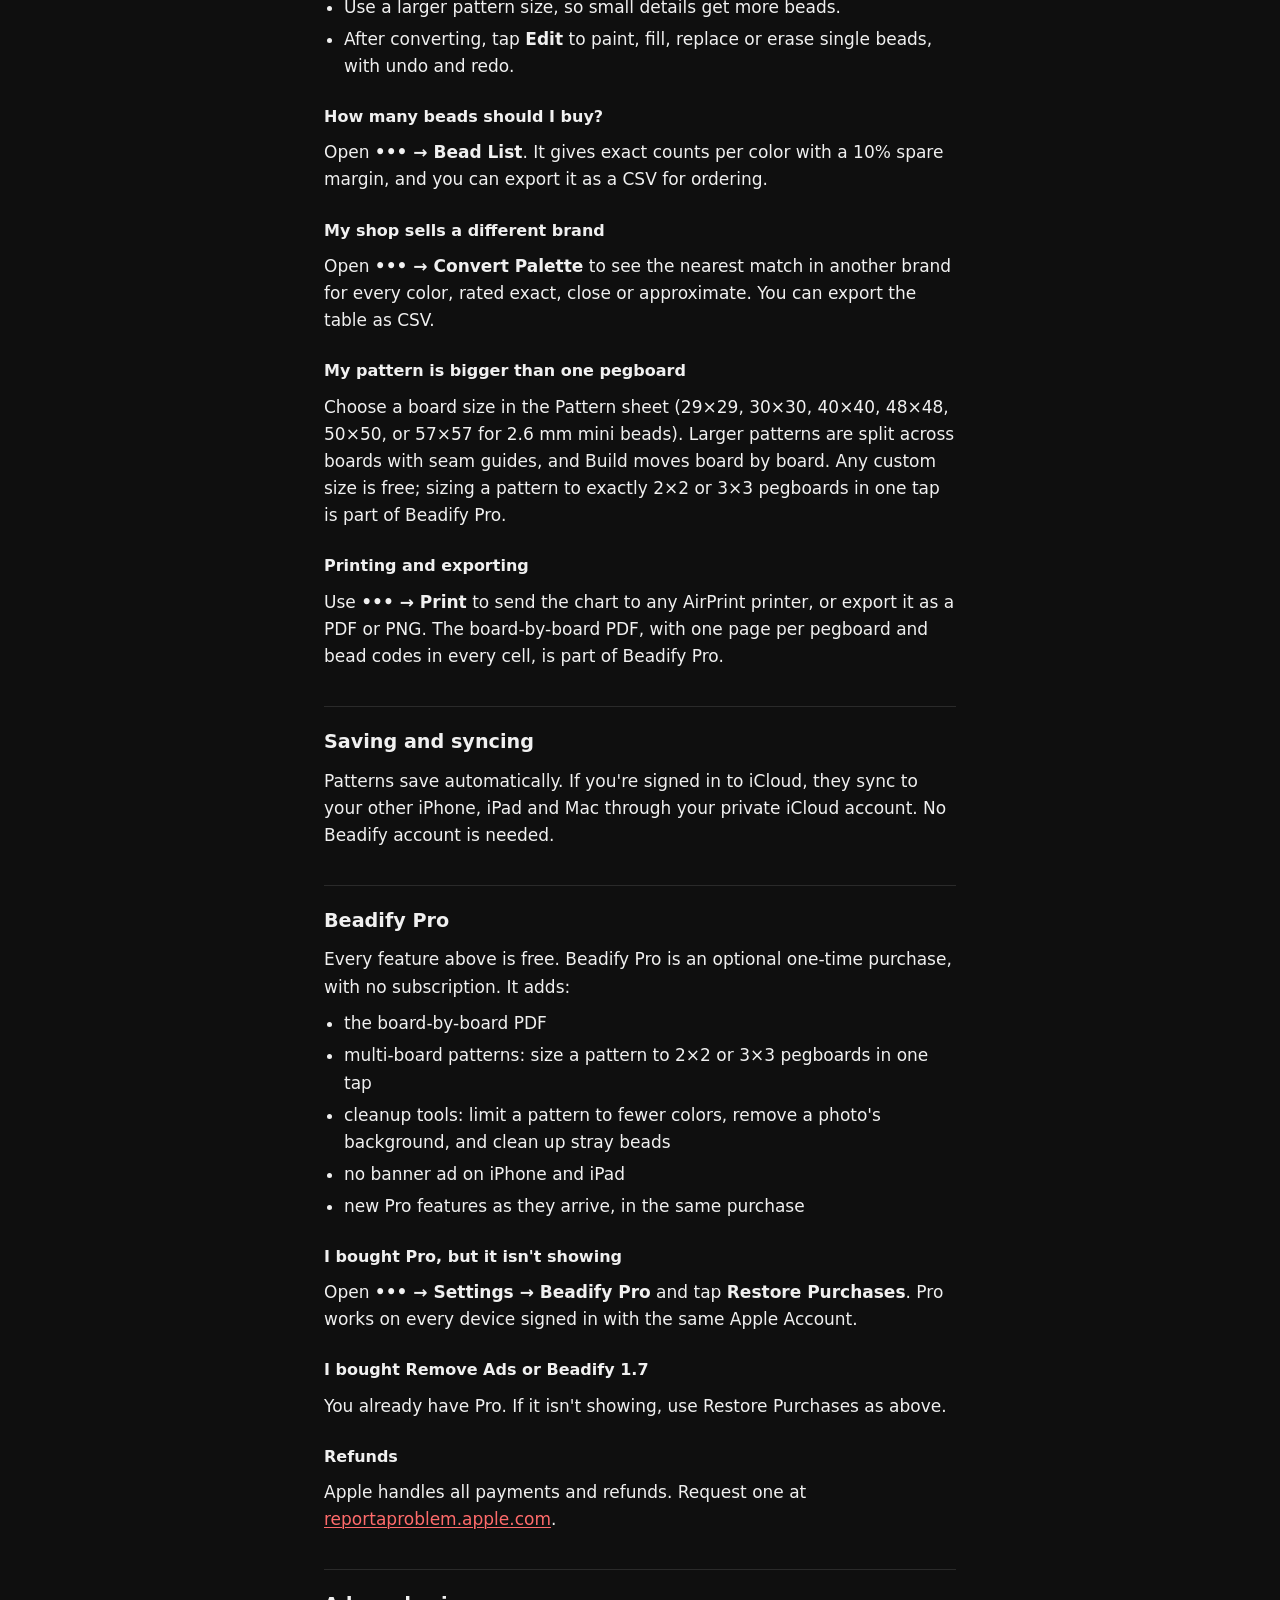
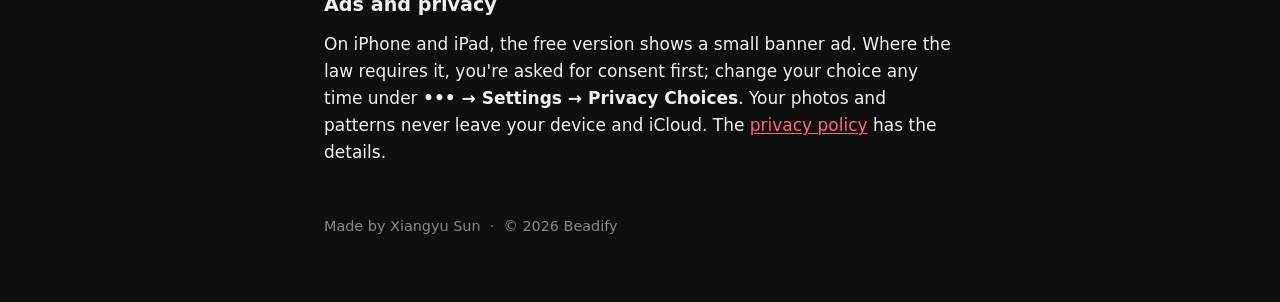
<file: support.html>
<!DOCTYPE html>
<!-- Generated by xiangyu-sun/appsites from apps/beadify/. Edit there, not here. -->
<html lang="en">
<head>
  <meta charset="UTF-8">
  <meta name="viewport" content="width=device-width, initial-scale=1.0">
  <title>Beadify Support</title>
  <meta name="description" content="Help with Beadify — bead brands, colors, bead counts, multi-board patterns, printing, iCloud sync and Beadify Pro.">
  <link rel="canonical" href="https://xiangyu-sun.github.io/beadify-support/support.html">
  <meta property="og:type" content="website">
  <meta property="og:locale" content="en_US">
  <meta property="og:site_name" content="Beadify">
  <meta property="og:title" content="Beadify Support">
  <meta property="og:description" content="Help with Beadify — bead brands, colors, bead counts, multi-board patterns, printing, iCloud sync and Beadify Pro.">
  <meta property="og:url" content="https://xiangyu-sun.github.io/beadify-support/support.html">
  <meta property="og:image" content="https://xiangyu-sun.github.io/beadify-support/assets/social-card.jpg">
  <meta property="og:image:width" content="1200">
  <meta property="og:image:height" content="630">
  <meta property="og:image:alt" content="Beadify – Pixel Bead Art Maker">
  <meta name="twitter:card" content="summary_large_image">
  <link rel="icon" href="assets/icon.svg" type="image/svg+xml">
  <link rel="apple-touch-icon" href="assets/icon-512.png">
  <meta name="apple-itunes-app" content="app-id=6762097815">
  <meta name="theme-color" content="#0f0f0f">
  <link rel="stylesheet" href="style.css">
  <style>
:root {
      color-scheme: dark;
      --font: -apple-system, BlinkMacSystemFont, "Segoe UI", system-ui, sans-serif;
      --heading-weight: 700;
      --title-accent: var(--accent);
      --accent: #FF6B6B; --accent2: #4ECDC4; --bg: #0f0f0f; --surface: #1a1a1a; --border: #2a2a2a; --text: #f0f0f0; --muted: #888; --hover: #222; --radius: 16px; --icon-shadow: 0 8px 32px rgba(0,0,0,0.4); --shot-border: 1px solid #2a2a2a; --shot-shadow: none;
    }

  </style>

</head>
<body>
  <a class="skip-link" href="#main">Skip to content</a>

<div class="doc">
<header>
  <a class="doc-app" href="index.html"><img src="assets/icon.svg" alt="" width="32" height="32">Beadify</a>
  <h1>Beadify Support</h1>
  <p>Answers to common questions, and how to reach me.</p>
  <nav aria-label="Beadify">
    <a href="index.html">Home</a>
    <a href="privacy.html">Privacy Policy</a>
    <a href="https://apps.apple.com/app/id6762097815">App Store</a>
  </nav>
</header>

<main id="main">
<section class="contact" id="contact" aria-labelledby="contact-title">
  <h2 id="contact-title">Contact</h2>
  <div class="contact-grid">
    <a class="contact-card" href="mailto:alexander.xiangyu.sun@gmail.com?subject=Beadify%20support&amp;body=Hi%2C%0A%0A%0A%E2%80%94%0ADevice%3A%20%0AOS%20version%3A%20%0ABeadify%20version%3A%20">
      <strong>Email</strong>
      <span class="contact-addr">alexander.xiangyu.sun@gmail.com</span>
      <small>Private, and no account needed. Include your device, its OS version and the app version.</small>
    </a>
    <a class="contact-card" href="https://github.com/xiangyu-sun/beadify-support/issues/new?template=bug_report.yml">
      <strong>Report a bug</strong>
      <span>On GitHub</span>
      <small>Public. Needs a free GitHub account. Someone may already have reported it, so search the issues first.</small>
    </a>
    <a class="contact-card" href="https://github.com/xiangyu-sun/beadify-support/issues/new?template=feature_request.yml">
      <strong>Suggest a feature</strong>
      <span>On GitHub</span>
      <small>Public. Ideas are read and labelled, even when they can’t be built straight away.</small>
    </a>
  </div>
  <p class="contact-note">This is an indie, one-person app. Every message is read, and most get a reply within a few days. <a href="https://github.com/xiangyu-sun/beadify-support/issues">Browse existing reports</a>.</p>
</section>

<nav class="toc" aria-labelledby="toc-title">
  <h2 id="toc-title">On this page</h2>
  <ul>
    <li><a href="#getting-started">Getting started</a></li>
    <li><a href="#patterns-and-colors">Patterns and colors</a></li>
    <li><a href="#saving-and-syncing">Saving and syncing</a></li>
    <li><a href="#beadify-pro">Beadify Pro</a></li>
    <li><a href="#ads-and-privacy">Ads and privacy</a></li>
  </ul>
</nav>

<h2 id="getting-started">Getting started</h2>
<ol>
<li>In your pattern library, tap <strong>New Pattern</strong> (+). Choose a photo from your library, take one with the camera, or pick an emoji.</li>
<li>Tap <strong>Pattern</strong> to choose your bead brand, the pattern size, dithering and your pegboard size. The pattern updates behind the sheet as you change things.</li>
<li>Tap <strong>Build</strong> to place beads row by row. Tap beads as you place them to keep your place.</li>
<li>Open <strong>••• → Bead List</strong> for exact bead counts per color before you shop.</li>
</ol>
<h2 id="patterns-and-colors">Patterns and colors</h2>
<h3 id="which-bead-brands-are-included">Which bead brands are included?</h3>
<p>MARD (213 colors), Artkal C (174), Artkal S (176), Artkal A (145), Artkal M (220, the same codes as MARD), Perler (95), Hama Midi (92, also sold as IKEA PYSSLA), Hama Mini (78), Hama Maxi (25) and Nabbi (30).</p>
<p>To use only the beads you own, open <strong>••• → Settings → Set Up My Beads…</strong>.</p>
<h3 id="the-colors-dont-look-like-my-photo">The colors don't look like my photo</h3>
<p>Every pixel is matched to the nearest real bead color in the palette you picked. Things to try:</p>
<ul>
<li>Switch to a palette with more colors, such as MARD or Artkal M.</li>
<li>Change <strong>Dithering</strong> in the Pattern sheet. Error-diffusion modes (Floyd–Steinberg, Atkinson, Burkes, Stucki) smooth gradients; ordered (Bayer) dithering gives a regular texture; no dithering gives flat areas of color.</li>
<li>Use a larger pattern size, so small details get more beads.</li>
<li>After converting, tap <strong>Edit</strong> to paint, fill, replace or erase single beads, with undo and redo.</li>
</ul>
<h3 id="how-many-beads-should-i-buy">How many beads should I buy?</h3>
<p>Open <strong>••• → Bead List</strong>. It gives exact counts per color with a 10% spare margin, and you can export it as a CSV for ordering.</p>
<h3 id="my-shop-sells-a-different-brand">My shop sells a different brand</h3>
<p>Open <strong>••• → Convert Palette</strong> to see the nearest match in another brand for every color, rated exact, close or approximate. You can export the table as CSV.</p>
<h3 id="my-pattern-is-bigger-than-one-pegboard">My pattern is bigger than one pegboard</h3>
<p>Choose a board size in the Pattern sheet (29×29, 30×30, 40×40, 48×48, 50×50, or 57×57 for 2.6 mm mini beads). Larger patterns are split across boards with seam guides, and Build moves board by board. Any custom size is free; sizing a pattern to exactly 2×2 or 3×3 pegboards in one tap is part of Beadify Pro.</p>
<h3 id="printing-and-exporting">Printing and exporting</h3>
<p>Use <strong>••• → Print</strong> to send the chart to any AirPrint printer, or export it as a PDF or PNG. The board-by-board PDF, with one page per pegboard and bead codes in every cell, is part of Beadify Pro.</p>
<h2 id="saving-and-syncing">Saving and syncing</h2>
<p>Patterns save automatically. If you're signed in to iCloud, they sync to your other iPhone, iPad and Mac through your private iCloud account. No Beadify account is needed.</p>
<h2 id="beadify-pro">Beadify Pro</h2>
<p>Every feature above is free. Beadify Pro is an optional one-time purchase, with no subscription. It adds:</p>
<ul>
<li>the board-by-board PDF</li>
<li>multi-board patterns: size a pattern to 2×2 or 3×3 pegboards in one tap</li>
<li>cleanup tools: limit a pattern to fewer colors, remove a photo's background, and clean up stray beads</li>
<li>no banner ad on iPhone and iPad</li>
<li>new Pro features as they arrive, in the same purchase</li>
</ul>
<h3 id="i-bought-pro-but-it-isnt-showing">I bought Pro, but it isn't showing</h3>
<p>Open <strong>••• → Settings → Beadify Pro</strong> and tap <strong>Restore Purchases</strong>. Pro works on every device signed in with the same Apple Account.</p>
<h3 id="i-bought-remove-ads-or-beadify-17">I bought Remove Ads or Beadify 1.7</h3>
<p>You already have Pro. If it isn't showing, use Restore Purchases as above.</p>
<h3 id="refunds">Refunds</h3>
<p>Apple handles all payments and refunds. Request one at <a href="https://reportaproblem.apple.com">reportaproblem.apple.com</a>.</p>
<h2 id="ads-and-privacy">Ads and privacy</h2>
<p>On iPhone and iPad, the free version shows a small banner ad. Where the law requires it, you're asked for consent first; change your choice any time under <strong>••• → Settings → Privacy Choices</strong>. Your photos and patterns never leave your device and iCloud. The <a href="privacy.html">privacy policy</a> has the details.</p>
</main>
<footer>Made by Xiangyu Sun &nbsp;·&nbsp; © 2026 Beadify</footer>
</div>
</body>
</html>
</file>
<file: style.css>
/* Shared stylesheet for every app site. Generated by xiangyu-sun/appsites — edit templates/style.css there.
   Colours come from each app's theme in app.yml, written as custom properties in the page <head>. */
*, *::before, *::after { box-sizing: border-box; margin: 0; padding: 0; }

body {
  font-family: var(--font);
  background: var(--bg);
  color: var(--text);
  line-height: 1.6;
}

a { color: var(--link, var(--accent)); text-decoration: none; }
a:hover { text-decoration: underline; }
:focus-visible { outline: 2px solid var(--link, var(--accent)); outline-offset: 3px; border-radius: 4px; }
img { max-width: 100%; height: auto; }

.visually-hidden {
  position: absolute; width: 1px; height: 1px; padding: 0; margin: -1px;
  overflow: hidden; clip: rect(0 0 0 0); white-space: nowrap; border: 0;
}

.skip-link {
  position: absolute; left: 12px; top: -48px; z-index: 10;
  background: var(--surface); color: var(--text); border: 1px solid var(--border);
  padding: 8px 14px; border-radius: 8px; transition: top .15s;
}
.skip-link:focus { top: 12px; }

/* ── Hero ── */
.hero { max-width: 900px; margin: 0 auto; padding: 80px 24px 60px; text-align: center; }
.app-icon {
  width: 120px; height: 120px; border-radius: 27px;
  margin: 0 auto 24px; display: block;
  box-shadow: var(--icon-shadow);
}
.hero h1 { font-size: clamp(2rem, 5vw, 3rem); font-weight: var(--heading-weight); letter-spacing: -0.02em; margin-bottom: 12px; }
.hero h1 .title-accent { color: var(--title-accent); }
.hero h1, .section h2, .cta h2, .grid > h2 { text-wrap: balance; }
.hero p, .section > p, .cta p { text-wrap: pretty; }
.hero p { font-size: 1.2rem; color: var(--muted); max-width: 580px; margin: 0 auto 36px; }

.badges { display: flex; gap: 16px; justify-content: center; flex-wrap: wrap; margin-bottom: 16px; }
.badge-btn {
  display: inline-flex; align-items: center; gap: 10px;
  background: var(--surface); border: 1px solid var(--border); border-radius: 12px;
  padding: 12px 20px; font-size: 0.9rem; color: var(--text);
  transition: border-color 0.2s, background 0.2s;
}
.badge-btn:hover { border-color: var(--accent); background: var(--hover); text-decoration: none; }
.badge-btn svg { flex-shrink: 0; }
.badges.filled .badge-btn { background: var(--link, var(--accent)); border-color: var(--link, var(--accent)); color: #fff; font-weight: 600; font-size: 0.95rem; }
.badge-btn.soon, .badges.filled .badge-btn.soon { background: var(--muted); border-color: var(--muted); color: var(--bg); cursor: default; }

.hero p.trust {
  display: inline-flex; align-items: center; gap: 6px;
  font-size: 0.85rem; color: var(--muted); margin: 8px auto 0;
}

/* ── Screenshots ── */
.screenshots { max-width: 1100px; margin: 0 auto; padding: 0 24px 80px; }
.screenshots-grid { display: grid; grid-template-columns: repeat(auto-fit, minmax(220px, 1fr)); gap: 16px; }
.screenshots-grid img {
  width: 100%; display: block; border-radius: var(--radius);
  border: var(--shot-border); box-shadow: var(--shot-shadow);
}
.screenshots-grid:focus-visible { outline-offset: 6px; }
/* Phones: one swipeable row with the next screenshot peeking in, instead of a page-long stack. */
@media (max-width: 699px) {
  .screenshots { padding: 0 0 56px; }
  .screenshots-grid {
    display: flex; gap: 12px; overflow-x: auto; scroll-snap-type: x mandatory;
    padding: 4px 24px 16px; scroll-padding: 0 24px; scrollbar-width: none;
  }
  .screenshots-grid::-webkit-scrollbar { display: none; }
  .screenshots-grid img { flex: 0 0 75%; width: 75%; max-width: 340px; scroll-snap-align: center; }
}

/* ── Feature grids ── */
.band { background: var(--surface); border-top: 1px solid var(--border); border-bottom: 1px solid var(--border); }
.grid {
  max-width: 900px; margin: 0 auto; padding: 80px 24px;
  display: grid; grid-template-columns: repeat(auto-fit, minmax(260px, 1fr)); gap: 40px;
}
.grid.cols-3 { grid-template-columns: repeat(auto-fit, minmax(220px, 1fr)); }
.grid > h2 { font-size: 1.8rem; font-weight: var(--heading-weight); grid-column: 1 / -1; text-align: center; margin-bottom: -8px; }
.grid > .lead { grid-column: 1 / -1; text-align: center; color: var(--muted); margin-top: -24px; }
.feature h3 { font-size: 1.1rem; font-weight: 600; margin-bottom: 8px; display: flex; align-items: center; gap: 8px; }
.feature h3 .icon { font-size: 1.3rem; }
.feature p { color: var(--muted); font-size: 0.95rem; }

/* ── Chip sections ── */
.section { max-width: 900px; margin: 0 auto; padding: 80px 24px; text-align: center; }
.section h2 { font-size: 1.8rem; font-weight: var(--heading-weight); margin-bottom: 12px; }
.section > p { color: var(--muted); margin-bottom: 40px; }
.section > p.after { margin: 32px 0 0; font-size: 0.9rem; }
.section > p a, .cta p a { text-decoration: underline; text-underline-offset: 2px; }
.chip-list { display: flex; flex-wrap: wrap; gap: 12px; justify-content: center; list-style: none; }
.chip {
  background: var(--surface); border: 1px solid var(--border); border-radius: 100px;
  padding: 8px 18px; font-size: 0.9rem; font-weight: 500;
}
.chip span { color: var(--muted); font-weight: 400; }

/* ── FAQ ── */
.faq-list { text-align: left; max-width: 680px; margin: 0 auto; }
.faq details { border-bottom: 1px solid var(--border); }
.faq details:first-child { border-top: 1px solid var(--border); }
.faq summary {
  cursor: pointer; list-style: none; padding: 18px 32px 18px 0; position: relative;
  font-weight: 600;
}
.faq summary::-webkit-details-marker { display: none; }
.faq summary::after {
  content: "+"; position: absolute; right: 4px; top: 50%; transform: translateY(-50%);
  color: var(--muted); font-size: 1.3rem; font-weight: 400;
}
.faq details[open] summary::after { content: "−"; }
.faq details > div { color: var(--muted); padding: 0 0 18px; }
.faq details > div p + p { margin-top: .6rem; }
.faq details a { text-decoration: underline; text-underline-offset: 2px; }

/* ── CTA ── */
.cta { max-width: 900px; margin: 0 auto; padding: 80px 24px; text-align: center; }
.cta h2 { font-size: 2rem; font-weight: var(--heading-weight); margin-bottom: 12px; }
.cta p { color: var(--muted); margin-bottom: 36px; }
.cta p:last-child { margin-bottom: 0; }

/* ── Help strip ── */
.help-strip { max-width: 900px; margin: 0 auto; padding: 0 24px 48px; text-align: center; color: var(--muted); font-size: .95rem; }
.help-strip a { text-decoration: underline; text-underline-offset: 2px; }
.help-strip .english-note { font-size: .85rem; margin-top: 6px; }

/* ── Footer ── */
footer { border-top: 1px solid var(--border); padding: 32px 24px; text-align: center; font-size: 0.85rem; color: var(--muted); }
footer a { color: var(--muted); }
footer a:hover { color: var(--text); }
.footer-links { display: flex; gap: 24px; justify-content: center; flex-wrap: wrap; margin-bottom: 16px; }
.lang-switch { display: flex; gap: 6px; justify-content: center; flex-wrap: wrap; margin-bottom: 20px; }
.lang-switch a {
  border: 1px solid var(--border); border-radius: 100px; padding: 4px 12px; color: var(--muted);
}
.lang-switch a:hover { color: var(--text); text-decoration: none; border-color: var(--muted); }
.lang-switch a[aria-current="page"] { color: var(--text); background: var(--surface); border-color: var(--muted); }

/* ── Document pages (privacy policy, support) ── */
.doc { max-width: 42rem; margin: 0 auto; padding: 3rem 1.25rem 4rem; font-size: 17px; line-height: 1.6; }
.doc header { margin-bottom: 1rem; }
.doc header .doc-app { display: inline-flex; align-items: center; gap: 10px; color: var(--muted); font-size: .95rem; margin-bottom: 1rem; }
.doc header .doc-app img { width: 32px; height: 32px; border-radius: 8px; }
.doc header p { color: var(--muted); margin-top: .25rem; }
.doc header nav { font-size: .95rem; margin-top: 1rem; display: flex; gap: 1.25rem; flex-wrap: wrap; }
.doc h1 { font-size: 2rem; line-height: 1.2; letter-spacing: -.01em; font-weight: var(--heading-weight); }
.doc h2 { font-size: 1.2rem; margin: 2.25rem 0 .5rem; padding-top: 1.25rem; border-top: 1px solid var(--border); }
.doc h3 { font-size: 1rem; margin: 1.5rem 0 .25rem; }
.doc p, .doc ul, .doc ol, .doc table, .doc blockquote { margin: .6rem 0; }
.doc ul, .doc ol { padding-left: 1.25rem; }
.doc li { margin: .3rem 0; }
.doc hr { display: none; }
.doc blockquote { border: 1px solid var(--border); border-radius: 12px; padding: 1rem 1.25rem; margin: 1.5rem 0; background: var(--surface); }
.doc blockquote p { margin: 0; }
.doc table { border-collapse: collapse; width: 100%; font-size: .92rem; display: block; overflow-x: auto; }
.doc th, .doc td { text-align: left; padding: .45rem .6rem; border-bottom: 1px solid var(--border); vertical-align: top; }
.doc th { color: var(--muted); font-weight: 600; }
.doc code { font-size: .9em; }
.doc main a { text-decoration: underline; text-underline-offset: 2px; text-decoration-thickness: 1px; }
.doc main a:hover { text-decoration-thickness: 2px; }

/* Support page: contact options and a table of contents */
.doc .contact { margin: 1.75rem 0 0; }
.doc .contact > h2, .doc .toc > h2 { border-top: none; padding-top: 0; margin: 0 0 .75rem; font-size: 1rem; color: var(--muted); font-weight: 600; }
.contact-grid { display: grid; grid-template-columns: repeat(auto-fit, minmax(190px, 1fr)); gap: 12px; }
.doc main a.contact-card {
  display: flex; flex-direction: column; gap: 2px; text-decoration: none; color: var(--text);
  background: var(--surface); border: 1px solid var(--border); border-radius: 14px; padding: 14px 16px;
  transition: border-color .2s, background .2s;
}
.doc main a.contact-card:hover { border-color: var(--accent); background: var(--hover); }
.contact-card strong { font-size: 1rem; }
.contact-card span { color: var(--link, var(--accent)); font-size: .92rem; overflow-wrap: anywhere; }
.contact-card small { color: var(--muted); font-size: .82rem; line-height: 1.45; margin-top: 4px; }
@media (max-width: 559px) {
  .contact-grid { grid-template-columns: 1fr 1fr; }
  .contact-grid .contact-card:first-child { grid-column: 1 / -1; }
}
.doc .contact-note { color: var(--muted); font-size: .9rem; margin-top: .9rem; }
.doc .toc { font-size: .95rem; margin: 2rem 0 0; padding: 1rem 1.25rem; border: 1px solid var(--border); border-radius: 14px; }
.doc .toc ul { list-style: none; padding: 0; columns: 2 14rem; column-gap: 1.5rem; margin: 0; }
.doc .toc li { margin: .25rem 0; break-inside: avoid; }
.doc .toc a { text-decoration: none; }
.doc .toc a:hover { text-decoration: underline; }
.doc h2[id], .doc h3[id] { scroll-margin-top: 1rem; }
.doc footer { border-top: none; padding: 0; text-align: left; margin-top: 3rem; font-size: .9rem; }
</file>
